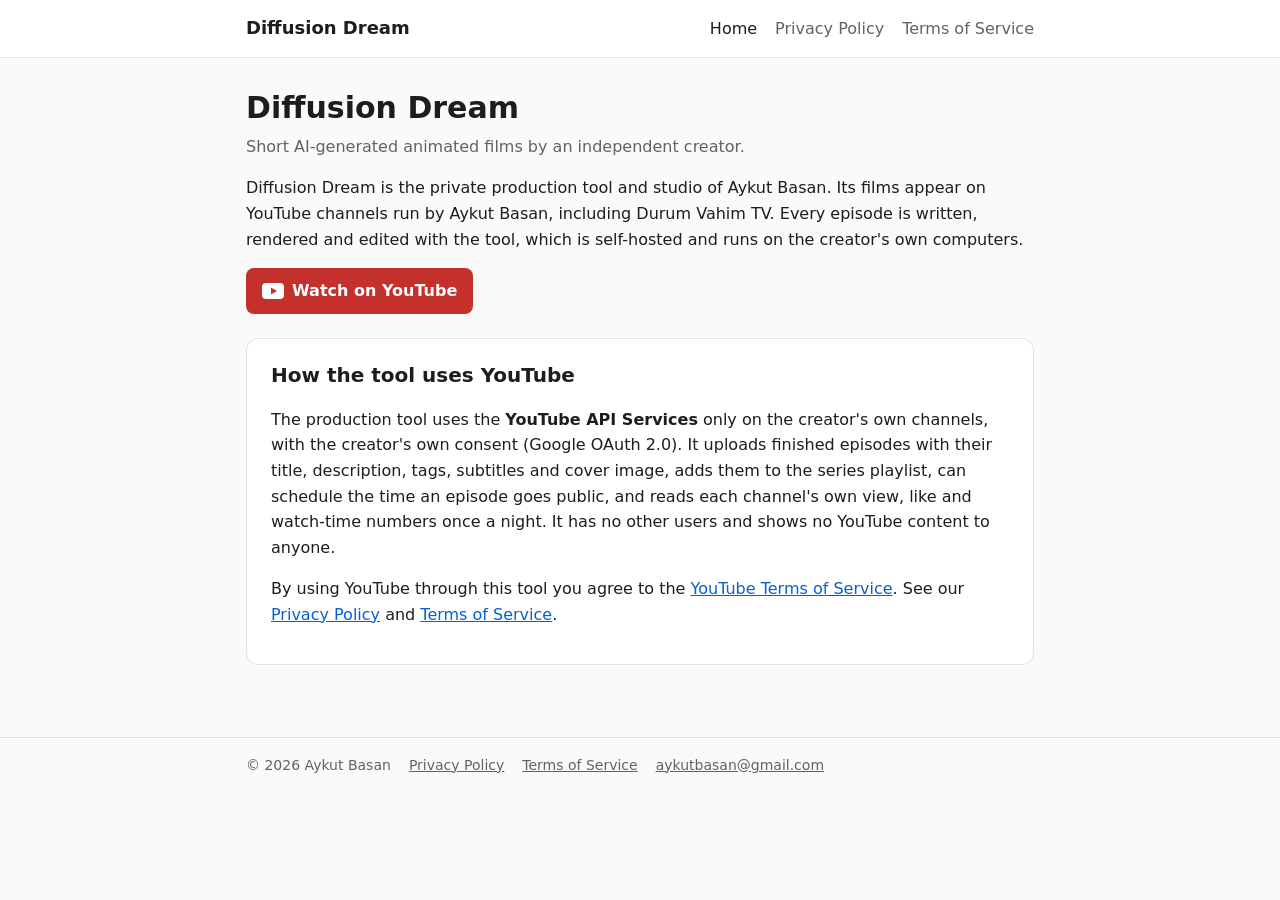
<file: index.html>
<!doctype html>
<html lang="en">
<head>
<meta charset="utf-8">
<meta name="viewport" content="width=device-width, initial-scale=1">
<title>Diffusion Dream</title>
<link rel="stylesheet" href="style.css">
</head>
<body>
<header><div class="wrap">
  <a class="brand" href="./">Diffusion Dream</a>
  <nav><a href="./" aria-current="page">Home</a><a href="privacy.html">Privacy Policy</a><a href="terms.html">Terms of Service</a></nav>
</div></header>
<main class="wrap">
  <h1>Diffusion Dream</h1>
  <p class="meta">Short AI-generated animated films by an independent creator.</p>
  <p>Diffusion Dream is the private production tool and studio of Aykut Basan. Its films appear on YouTube channels
  run by Aykut Basan, including Durum Vahim TV. Every episode is written, rendered and edited with the tool, which is
  self-hosted and runs on the creator's own computers.</p>
  <p><a class="yt" href="https://www.youtube.com/@DurumVahim">
    <svg viewBox="0 0 22 16" aria-hidden="true"><rect width="22" height="16" rx="4" fill="#fff"/><path d="M9 4.5v7l6-3.5z" fill="#c4302b"/></svg>
    Watch on YouTube</a></p>

  <div class="card">
    <h2 style="margin-top:0">How the tool uses YouTube</h2>
    <p>The production tool uses the <strong>YouTube API Services</strong> only on the creator's own channels, with the
    creator's own consent (Google OAuth 2.0). It uploads finished episodes with their title, description, tags,
    subtitles and cover image, adds them to the series playlist, can schedule the time an episode goes public, and
    reads each channel's own view, like and watch-time numbers once a night. It has no other users and shows no
    YouTube content to anyone.</p>
    <p>By using YouTube through this tool you agree to the
    <a href="https://www.youtube.com/t/terms">YouTube Terms of Service</a>. See our
    <a href="privacy.html">Privacy Policy</a> and <a href="terms.html">Terms of Service</a>.</p>
  </div>
</main>
<footer><div class="wrap">
  <span>© 2026 Aykut Basan</span>
  <a href="privacy.html">Privacy Policy</a>
  <a href="terms.html">Terms of Service</a>
  <a href="mailto:aykutbasan@gmail.com">aykutbasan@gmail.com</a>
</div></footer>
</body>
</html>
</file>
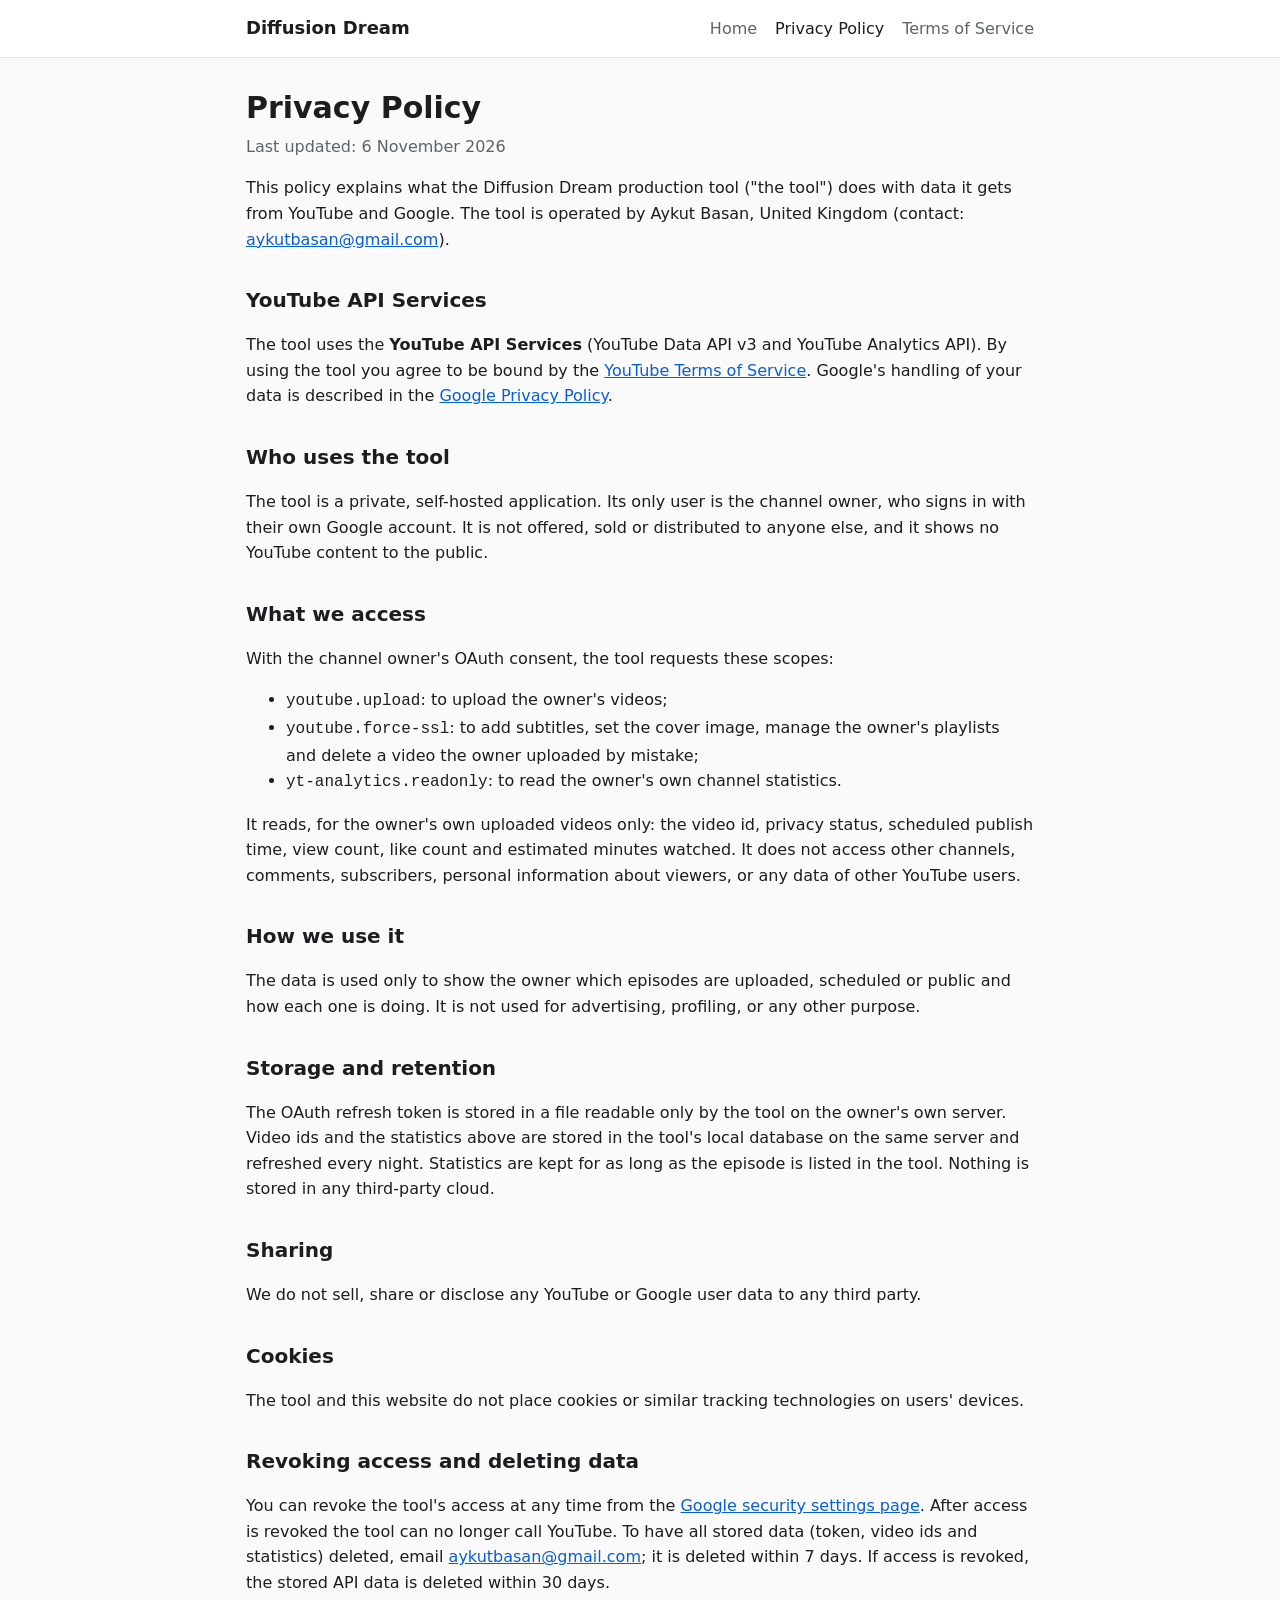
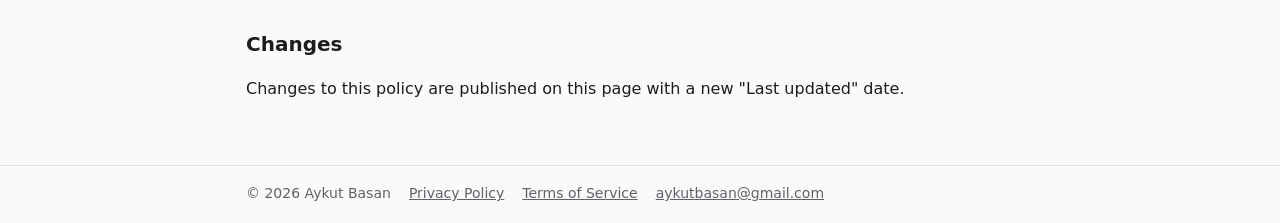
<file: privacy.html>
<!doctype html>
<html lang="en">
<head>
<meta charset="utf-8">
<meta name="viewport" content="width=device-width, initial-scale=1">
<title>Privacy Policy · Diffusion Dream</title>
<link rel="stylesheet" href="style.css">
</head>
<body>
<header><div class="wrap">
  <a class="brand" href="./">Diffusion Dream</a>
  <nav><a href="./">Home</a><a href="privacy.html" aria-current="page">Privacy Policy</a><a href="terms.html">Terms of Service</a></nav>
</div></header>
<main class="wrap">
  <h1>Privacy Policy</h1>
  <p class="meta">Last updated: 6 November 2026</p>

  <p>This policy explains what the Diffusion Dream production tool ("the tool") does with data it gets from
  YouTube and Google. The tool is operated by Aykut Basan, United Kingdom
  (contact: <a href="mailto:aykutbasan@gmail.com">aykutbasan@gmail.com</a>).</p>

  <h2>YouTube API Services</h2>
  <p>The tool uses the <strong>YouTube API Services</strong> (YouTube Data API v3 and YouTube Analytics API).
  By using the tool you agree to be bound by the
  <a href="https://www.youtube.com/t/terms">YouTube Terms of Service</a>. Google's handling of your data is
  described in the <a href="https://policies.google.com/privacy">Google Privacy Policy</a>.</p>

  <h2>Who uses the tool</h2>
  <p>The tool is a private, self-hosted application. Its only user is the channel owner, who signs in with their own
  Google account. It is not offered, sold or distributed to anyone else, and it shows no YouTube content to the
  public.</p>

  <h2>What we access</h2>
  <p>With the channel owner's OAuth consent, the tool requests these scopes:</p>
  <ul>
    <li><code>youtube.upload</code>: to upload the owner's videos;</li>
    <li><code>youtube.force-ssl</code>: to add subtitles, set the cover image, manage the owner's playlists and delete
    a video the owner uploaded by mistake;</li>
    <li><code>yt-analytics.readonly</code>: to read the owner's own channel statistics.</li>
  </ul>
  <p>It reads, for the owner's own uploaded videos only: the video id, privacy status, scheduled publish time,
  view count, like count and estimated minutes watched. It does not access other channels, comments, subscribers,
  personal information about viewers, or any data of other YouTube users.</p>

  <h2>How we use it</h2>
  <p>The data is used only to show the owner which episodes are uploaded, scheduled or public and how each one is
  doing. It is not used for advertising, profiling, or any other purpose.</p>

  <h2>Storage and retention</h2>
  <p>The OAuth refresh token is stored in a file readable only by the tool on the owner's own server. Video ids and
  the statistics above are stored in the tool's local database on the same server and refreshed every night.
  Statistics are kept for as long as the episode is listed in the tool. Nothing is stored in any third-party
  cloud.</p>

  <h2>Sharing</h2>
  <p>We do not sell, share or disclose any YouTube or Google user data to any third party.</p>

  <h2>Cookies</h2>
  <p>The tool and this website do not place cookies or similar tracking technologies on users' devices.</p>

  <h2>Revoking access and deleting data</h2>
  <p>You can revoke the tool's access at any time from the
  <a href="https://security.google.com/settings/security/permissions">Google security settings page</a>.
  After access is revoked the tool can no longer call YouTube. To have all stored data (token, video ids and
  statistics) deleted, email <a href="mailto:aykutbasan@gmail.com">aykutbasan@gmail.com</a>; it is deleted
  within 7 days. If access is revoked, the stored API data is deleted within 30 days.</p>

  <h2>Changes</h2>
  <p>Changes to this policy are published on this page with a new "Last updated" date.</p>
</main>
<footer><div class="wrap">
  <span>© 2026 Aykut Basan</span>
  <a href="privacy.html">Privacy Policy</a>
  <a href="terms.html">Terms of Service</a>
  <a href="mailto:aykutbasan@gmail.com">aykutbasan@gmail.com</a>
</div></footer>
</body>
</html>
</file>
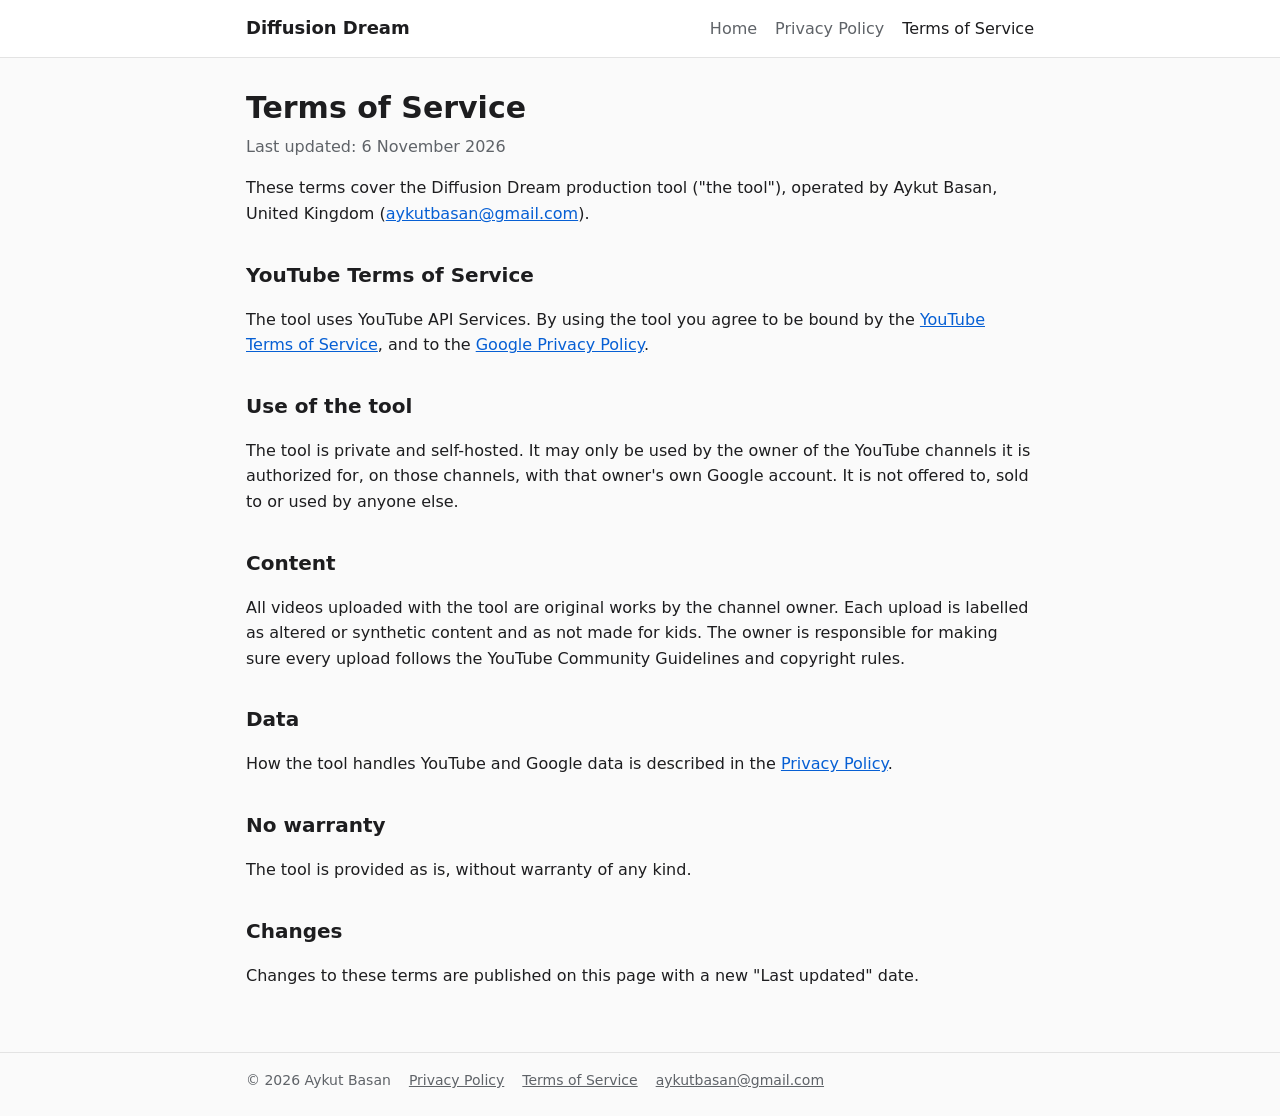
<file: terms.html>
<!doctype html>
<html lang="en">
<head>
<meta charset="utf-8">
<meta name="viewport" content="width=device-width, initial-scale=1">
<title>Terms of Service · Diffusion Dream</title>
<link rel="stylesheet" href="style.css">
</head>
<body>
<header><div class="wrap">
  <a class="brand" href="./">Diffusion Dream</a>
  <nav><a href="./">Home</a><a href="privacy.html">Privacy Policy</a><a href="terms.html" aria-current="page">Terms of Service</a></nav>
</div></header>
<main class="wrap">
  <h1>Terms of Service</h1>
  <p class="meta">Last updated: 6 November 2026</p>

  <p>These terms cover the Diffusion Dream production tool ("the tool"), operated by Aykut Basan, United Kingdom
  (<a href="mailto:aykutbasan@gmail.com">aykutbasan@gmail.com</a>).</p>

  <h2>YouTube Terms of Service</h2>
  <p>The tool uses YouTube API Services. By using the tool you agree to be bound by the
  <a href="https://www.youtube.com/t/terms">YouTube Terms of Service</a>, and to the
  <a href="https://policies.google.com/privacy">Google Privacy Policy</a>.</p>

  <h2>Use of the tool</h2>
  <p>The tool is private and self-hosted. It may only be used by the owner of the YouTube channels it is authorized for,
  on those channels, with that owner's own Google account. It is not offered to, sold to or used by anyone else.</p>

  <h2>Content</h2>
  <p>All videos uploaded with the tool are original works by the channel owner. Each upload is labelled as altered or
  synthetic content and as not made for kids. The owner is responsible for making sure every upload follows the
  YouTube Community Guidelines and copyright rules.</p>

  <h2>Data</h2>
  <p>How the tool handles YouTube and Google data is described in the <a href="privacy.html">Privacy Policy</a>.</p>

  <h2>No warranty</h2>
  <p>The tool is provided as is, without warranty of any kind.</p>

  <h2>Changes</h2>
  <p>Changes to these terms are published on this page with a new "Last updated" date.</p>
</main>
<footer><div class="wrap">
  <span>© 2026 Aykut Basan</span>
  <a href="privacy.html">Privacy Policy</a>
  <a href="terms.html">Terms of Service</a>
  <a href="mailto:aykutbasan@gmail.com">aykutbasan@gmail.com</a>
</div></footer>
</body>
</html>
</file>
<file: style.css>
:root { --bg: #fafafa; --fg: #1d1d1f; --muted: #5f6368; --line: #e3e3e3; --accent: #c4302b; }
* { box-sizing: border-box; }
body { margin: 0; background: var(--bg); color: var(--fg); font: 16px/1.6 system-ui, -apple-system, "Segoe UI", Roboto, sans-serif; }
header { border-bottom: 1px solid var(--line); background: #fff; }
header .wrap { display: flex; align-items: center; gap: 16px; padding-top: 14px; padding-bottom: 14px; }
header a.brand { font-weight: 700; font-size: 18px; color: var(--fg); text-decoration: none; }
header nav { margin-left: auto; display: flex; gap: 18px; flex-wrap: wrap; }
header nav a { color: var(--muted); text-decoration: none; }
header nav a:hover, header nav a[aria-current] { color: var(--fg); }
.wrap { max-width: 820px; margin: 0 auto; padding-left: 16px; padding-right: 16px; }
main { padding-top: 32px; padding-bottom: 48px; }
h1 { font-size: 30px; line-height: 1.2; margin: 0 0 8px; }
h2 { font-size: 20px; margin: 32px 0 8px; }
p.meta { color: var(--muted); margin-top: 0; }
a { color: #065fd4; }
.yt { display: inline-flex; align-items: center; gap: 8px; padding: 10px 16px; border-radius: 8px;
      background: var(--accent); color: #fff; text-decoration: none; font-weight: 600; }
.yt svg { width: 22px; height: 16px; }
.card { background: #fff; border: 1px solid var(--line); border-radius: 12px; padding: 20px 24px; margin: 24px 0; }
footer { border-top: 1px solid var(--line); color: var(--muted); font-size: 14px; }
footer .wrap { padding-top: 16px; padding-bottom: 24px; display: flex; gap: 18px; flex-wrap: wrap; }
footer a { color: var(--muted); }
</file>
